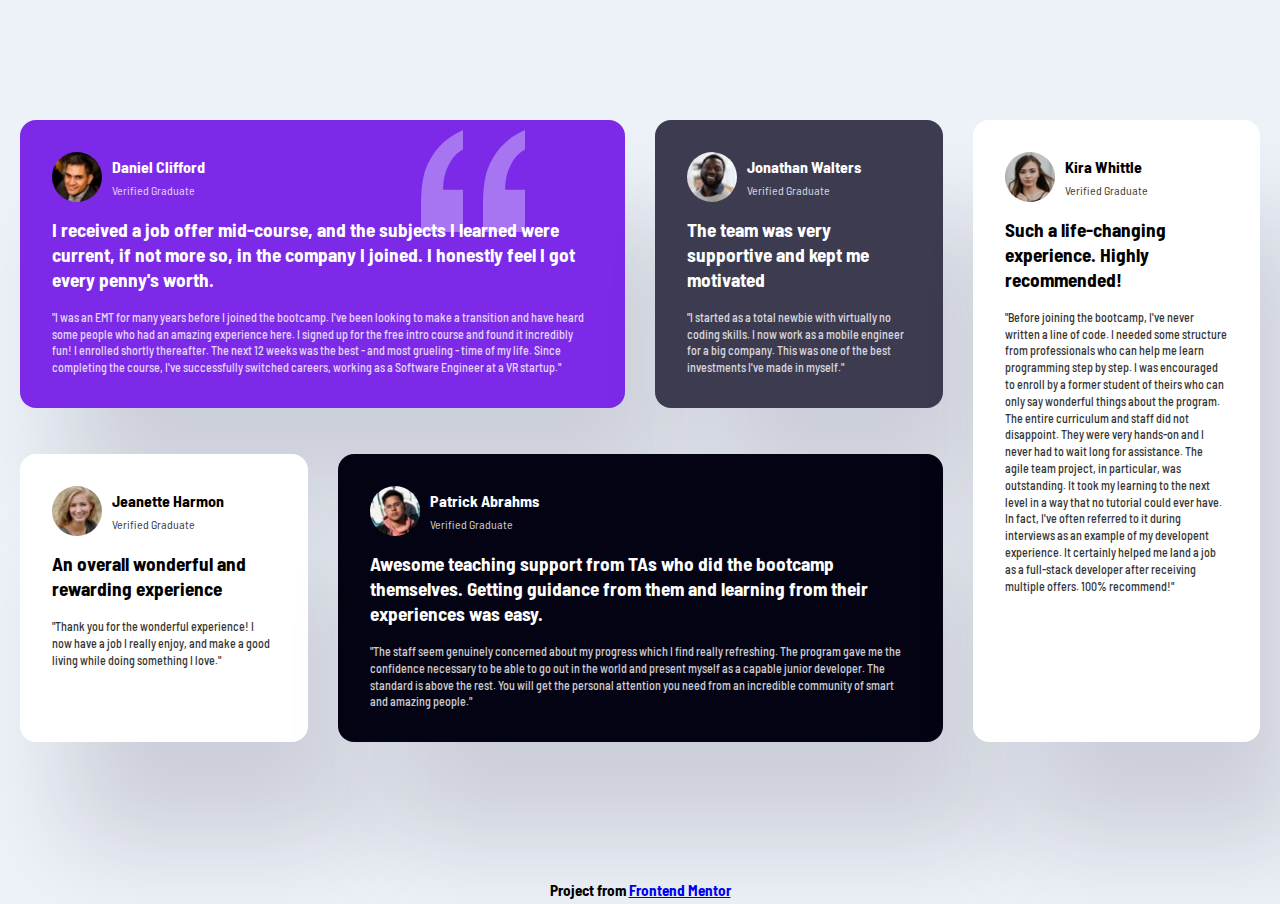
<file: index.html>
<html lang="en">
<head>
    <meta charset="UTF-8">
    <meta http-equiv="X-UA-Compatible" content="IE=edge">
    <meta name="viewport" content="width=device-width, initial-scale=1.0">
    <link rel="stylesheet" href="style.css">
    <title>Testimonials</title>
</head>
<body>
    <div class="testimonials">
        <div class="card card--bg-purple">
            <header class="card__header">
              <img src="images/image-daniel.jpg" class="card__img" alt="" />
              <div>
                <h3>Daniel Clifford</h3>
                <p>Verified Graduate</p>
              </div>
            </header>
            <p class="card__lead">
              I received a job offer mid-course, and the subjects I learned were
              current, if not more so, in the company I joined. I honestly feel I
              got every penny's worth.
            </p>
            <p class="card__quote">
              "I was an EMT for many years before I joined the bootcamp. I've been
              looking to make a transition and have heard some people who had an
              amazing experience here. I signed up for the free intro course and
              found it incredibly fun! I enrolled shortly thereafter. The next 12
              weeks was the best - and most grueling - time of my life. Since
              completing the course, I've successfully switched careers, working as
              a Software Engineer at a VR startup."
            </p>
          </div>
    
          <div class="card card--bg-gray-blue">
            <header class="card__header">
              <img src="images/image-jonathan.jpg" class="card__img" alt="" />
              <div>
                <h3>Jonathan Walters</h3>
                <p>Verified Graduate</p>
              </div>
            </header>
            <p class="card__lead">
              The team was very supportive and kept me motivated
            </p>
            <p class="card__quote">
              "I started as a total newbie with virtually no coding skills. I now
              work as a mobile engineer for a big company. This was one of the best
              investments I've made in myself."
            </p>
          </div>
    
          <div class="card">
            <header class="card__header">
              <img src="images/image-jeanette.jpg" class="card__img" alt="" />
              <div>
                <h3>Jeanette Harmon</h3>
                <p>Verified Graduate</p>
              </div>
            </header>
            <p class="card__lead">An overall wonderful and rewarding experience</p>
            <p class="card__quote">
              "Thank you for the wonderful experience! I now have a job I really
              enjoy, and make a good living while doing something I love."
            </p>
          </div>
    
          <div class="card card--bg-black-blue">
            <header class="card__header">
              <img src="images/image-patrick.jpg" class="card__img" alt="" />
              <div>
                <h3>Patrick Abrahms</h3>
                <p>Verified Graduate</p>
              </div>
            </header>
            <p class="card__lead">
              Awesome teaching support from TAs who did the bootcamp themselves.
              Getting guidance from them and learning from their experiences was
              easy.
            </p>
            <p class="card__quote">
              "The staff seem genuinely concerned about my progress which I find
              really refreshing. The program gave me the confidence necessary to be
              able to go out in the world and present myself as a capable junior
              developer. The standard is above the rest. You will get the personal
              attention you need from an incredible community of smart and amazing
              people."
            </p>
          </div>
    
          <div class="card">
            <header class="card__header">
              <img src="images/image-kira.jpg" class="card__img" alt="" />
              <div>
                <h3>Kira Whittle</h3>
                <p>Verified Graduate</p>
              </div>
            </header>
            <p class="card__lead">
              Such a life-changing experience. Highly recommended!
            </p>
            <p class="card__quote">
              "Before joining the bootcamp, I've never written a line of code. I
              needed some structure from professionals who can help me learn
              programming step by step. I was encouraged to enroll by a former
              student of theirs who can only say wonderful things about the program.
              The entire curriculum and staff did not disappoint. They were very
              hands-on and I never had to wait long for assistance. The agile team
              project, in particular, was outstanding. It took my learning to the
              next level in a way that no tutorial could ever have. In fact, I've
              often referred to it during interviews as an example of my developent
              experience. It certainly helped me land a job as a full-stack
              developer after receiving multiple offers. 100% recommend!"
            </p>
        </div>
    </div>
    <footer>
        <h3>Project from <a href="https://www.frontendmentor.io/challenges/testimonials-grid-section-Nnw6J7Un7">Frontend Mentor</a></h3>
    </footer>
</body>
</html>
</file>
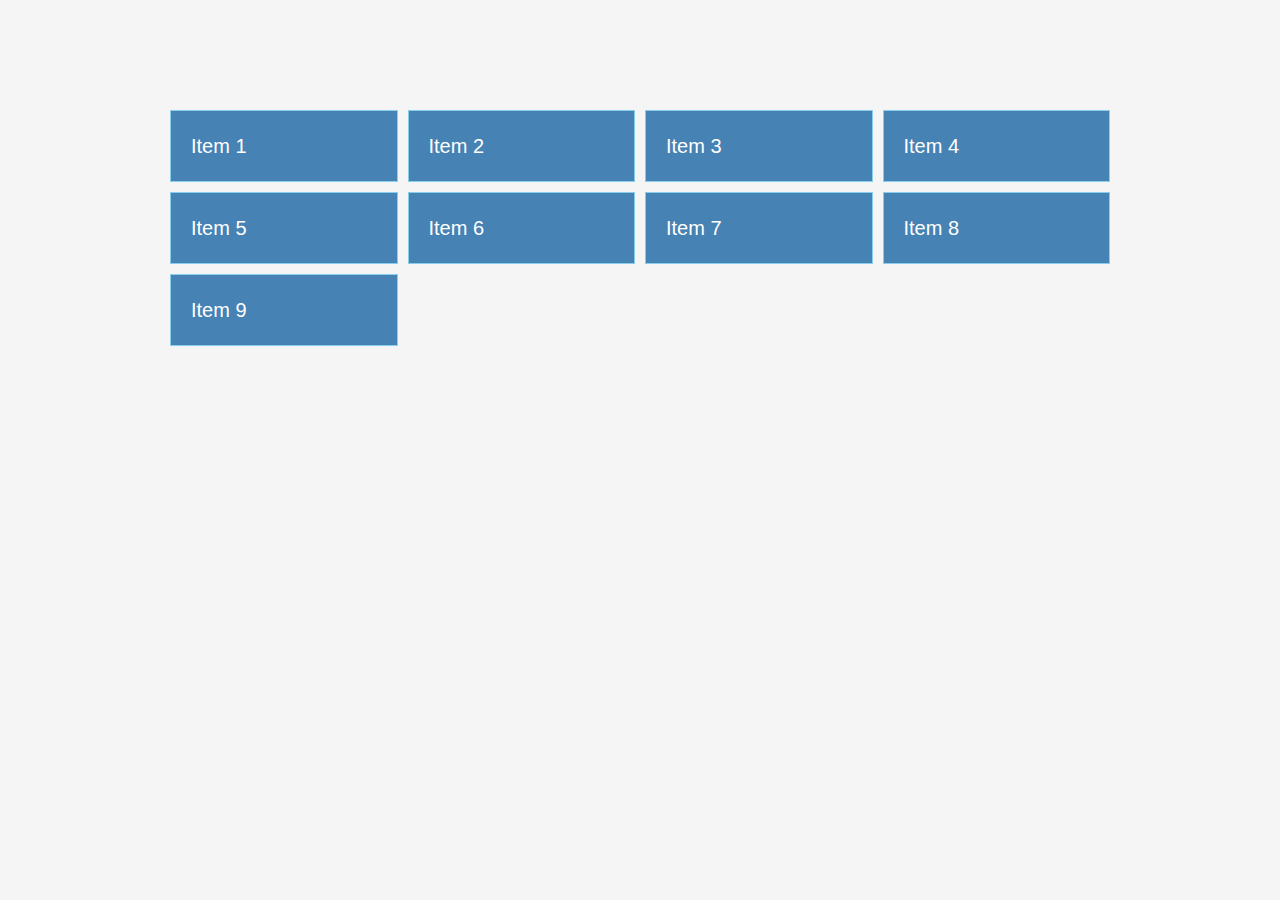
<file: grid.html>
<html lang="en">
<head>
    <meta charset="UTF-8">
    <meta http-equiv="X-UA-Compatible" content="IE=edge">
    <meta name="viewport" content="width=device-width, initial-scale=1.0">
    <link rel="stylesheet" href="grid.css">
    <title>CSS Grid</title>
</head>
<body>
    <div class="container">
        <div class="item">Item 1</div>
        <div class="item">Item 2</div>
        <div class="item">Item 3</div>
        <div class="item">Item 4</div>
        <div class="item">Item 5</div>
        <div class="item">Item 6</div>
        <div class="item">Item 7</div>
        <div class="item">Item 8</div>
        <div class="item">Item 9</div>
    </div>
</body>
</html>
</file>
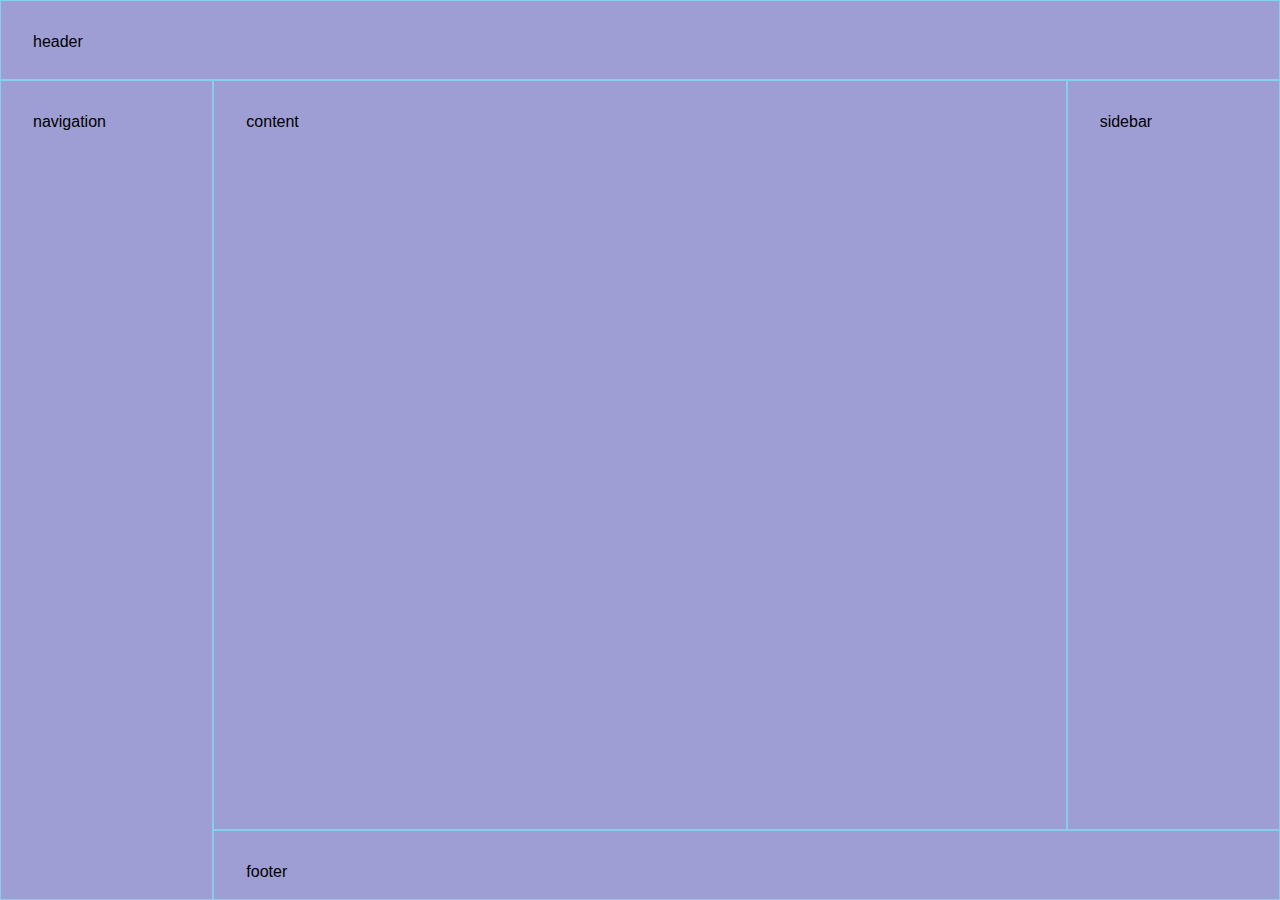
<file: grid2.html>
<html lang="en">
<head>
    <meta charset="UTF-8">
    <meta http-equiv="X-UA-Compatible" content="IE=edge">
    <meta name="viewport" content="width=device-width, initial-scale=1.0">
    <link rel="stylesheet" href="grid2.css">
    <title>Document</title>
</head>
<body>
    <header>header</header>
    <nav>navigation</nav>
    <main>content</main>
    <aside>sidebar</aside>
    <footer>footer</footer>
</body>
</html>
</file>
<file: style.css>
@import url('https://fonts.googleapis.com/css2?family=Barlow+Semi+Condensed:wght@200;300;400;700&display=swap');



* {
    box-sizing: border-box;
    margin: 0;
    padding: 0;
}

body {
    background: #edf2f8;
    font-family: 'Barlow Semi Condensed', sans-serif;
    line-height: 1.7;
    font-size: 13px;
}

.testimonials {
    max-width: 1440px;
    margin: 100px auto;
    padding: 20px;
    display: grid;
    grid-template-columns: repeat(4, 1fr);
    gap: 30px;
}

.card:nth-of-type(1){
    grid-column: 1/3;
}

.card:nth-of-type(4){
    grid-column: 2/4;
    grid-row: 2;
}

.card:nth-of-type(5){
    grid-column: 4 ;
    grid-row: 1/3;
}

.card {
    background: #fff;
    border-radius: 1rem;
    padding: 2rem;
    box-shadow: rgba(17,12,46,0.15) 48px 100px 100px 0;
    margin-bottom: 1rem;
}

.card__header {
    display: flex;
    align-items: center;
    margin-bottom: 1rem;
}

.card__img{
    border-radius: 50%;
    width: 50px;
    height: 50px;
    margin-right: 10px;
}

.card__header h3{
    font-size: 1rem;
}

.card__header p {
    font-size: 12px;
    opacity: 80%;
}


.card__lead {
    font-size: 1.2rem;
    font-weight: 700;
    line-height: 1.3;
    margin-bottom: 1rem;
}

.card__quote {
    font-size: 0.75rem;
    font-weight: 500;
    opacity: 80%;
    line-height: 1.4;
}

.card--bg-purple {
    background: rgb(124, 42, 231);
    color: #fff;
    background-image: url('./images/bg-pattern-quotation.svg');
    background-repeat: no-repeat;
    background-position: top 10px right 100px;
}


.card--bg-gray-blue {
    background: rgb(60, 59, 80);
    color:#fff;
}

.card--bg-black-blue {
    background: rgb(3, 3, 20);
    color: #fff;
}


footer {
    text-align: center;
}


@media (max-width:768px) {
    .testimonials{
        grid-template-columns: 1fr;
        width: 100%;
    }
    .card:nth-of-type(1){
        grid-column: 1;
    }
    
    .card:nth-of-type(4){
        grid-column: 1;
        grid-row: 4;
    }
    
    .card:nth-of-type(5){
        grid-column: 1 ;
        grid-row: 5;
    }
    
     
}
</file>
<file: grid.css>
* {
    box-sizing: border-box;
    padding: 0;
    margin: 0;
}


body {
    font-family: 'Open Sans', sans-serif;
    font-size: 16px;
    line-height: 1.5;
    color: #333;
    background: #f5f5f5;
}


.container {
    max-width: 960px;
    margin: 100px auto;
    padding: 10px;
    display: grid;
    /* grid-template-columns: repeat(3, 1fr); */
    grid-template-columns: repeat(auto-fill, minmax(200px, 1fr));
    gap: 10px; 
    /* align-items: start; */
}

.item {
    background: steelblue;
    color: #fff;
    font-size: 20px;
    padding: 20px;
    border: skyblue 1px solid;
}

@media(max-width: 500px){
    .container{
        grid-template-columns: 1fr;
    }
}
</file>
<file: grid2.css>
*{
    margin: 0;
    padding: 0;
   box-sizing: border-box;
}


body{
    font-family:'Segoe UI', Tahoma, Geneva, Verdana, sans-serif;
    font-size: 1rem;
    height: 100%;
    display: grid;
    grid-template-areas:
        'header header header'
        'nav content sidebar'
        'nav footer footer'  ;
    grid-template-columns: 1fr 4fr 1fr;
    grid-template-rows: 80px 1fr 70px;
}


header, nav, main, aside, footer{
    padding: 2rem;
    background: rgb(158, 158, 212);
    border: skyblue 1px solid; 
}


header{
    grid-area: header;
}
 
nav{
    grid-area: nav;
}

main{
    grid-area: content;
}

aside{
    grid-area: sidebar;
}

footer{
    grid-area: footer;
}
</file>
